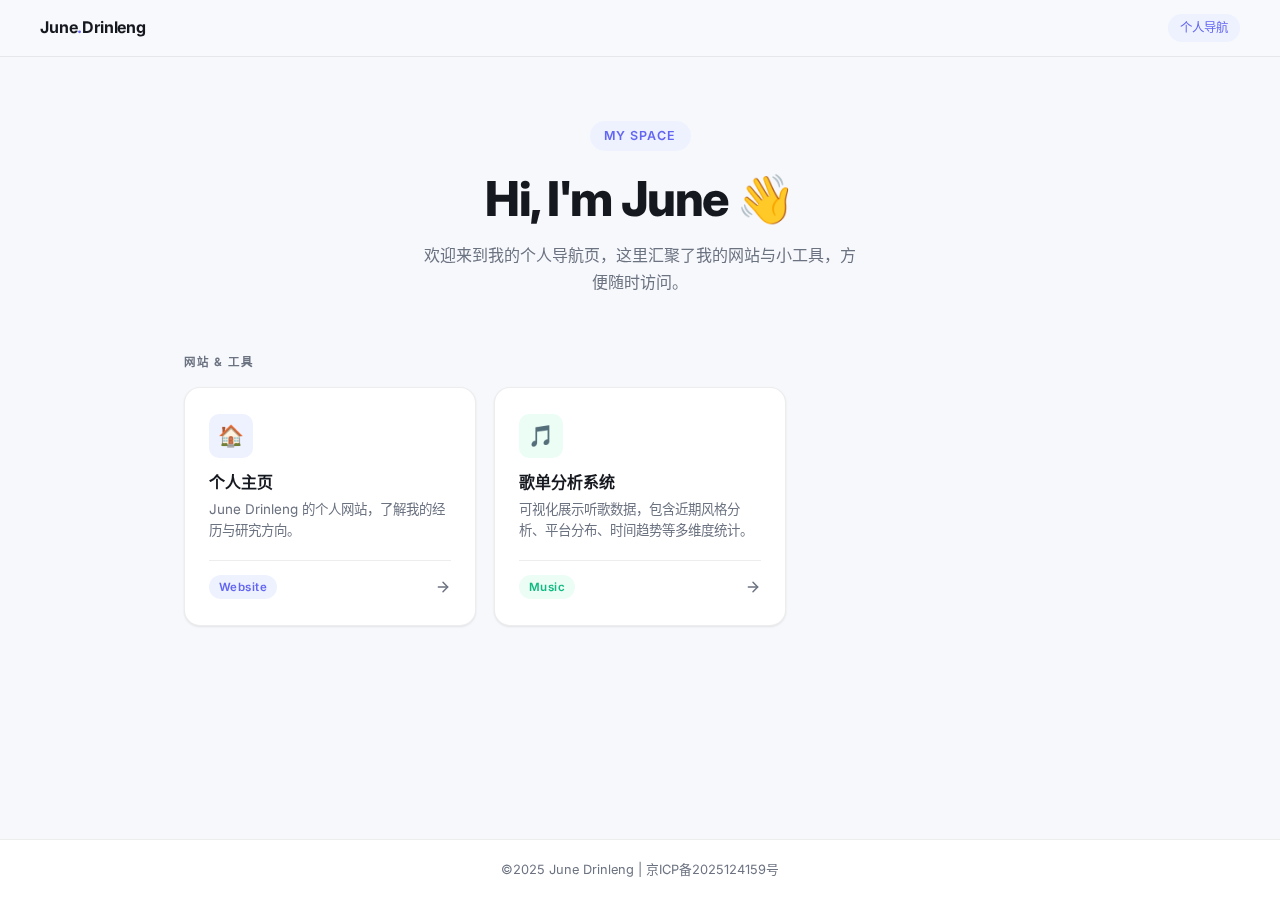
<file: nav/index.html>
<!DOCTYPE html>
<html lang="zh-CN">
  <head>
    <meta charset="utf-8" />
    <meta name="viewport" content="width=device-width, initial-scale=1" />
    <title>June Drinleng · 导航</title>
    <link rel="preconnect" href="https://fonts.googleapis.com" />
    <link rel="preconnect" href="https://fonts.gstatic.com" crossorigin />
    <link
      href="https://fonts.googleapis.com/css2?family=Inter:wght@400;500;600;700;800&display=swap"
      rel="stylesheet"
    />
    <link rel="stylesheet" href="./styles.css" />
    <link
      rel="icon"
      type="image/png"
      href="../assets/favicon.ico"
      sizes="32x32"
    />
    <script
      defer
      src="https://umami.junedrinleng.com/script.js"
      data-website-id="6b8456c6-57c8-4379-964e-12433d938243"
    ></script>
  </head>
  <body>
    <!-- 顶部导航 -->
    <header class="site-header">
      <span class="header-logo">June<span>.</span>Drinleng</span>
      <span class="header-tag">个人导航</span>
    </header>

    <main class="main">
      <!-- Hero -->
      <div class="hero">
        <span class="hero-eyebrow">My Space</span>
        <h1 class="hero-title">Hi, I'm June&nbsp;👋</h1>
        <p class="hero-sub">欢迎来到我的个人导航页，这里汇聚了我的网站与小工具，方便随时访问。</p>
      </div>

      <!-- 主站与工具 -->
      <p class="section-label">网站 & 工具</p>
      <div class="cards-grid">

        <!-- 主页 -->
        <a
          class="nav-card"
          href="https://junedrinleng.github.io/"
          target="_blank"
          rel="noopener noreferrer"
          style="--card-color:#6366f1;--card-color2:#8b5cf6;--card-icon-bg:#eef2ff;"
        >
          <div class="card-icon">🏠</div>
          <div class="card-title">个人主页</div>
          <div class="card-desc">June Drinleng 的个人网站，了解我的经历与研究方向。</div>
          <div class="card-footer">
            <span class="card-tag">Website</span>
            <span class="card-arrow">
              <svg width="16" height="16" viewBox="0 0 24 24" fill="none" stroke="currentColor" stroke-width="2.2" stroke-linecap="round" stroke-linejoin="round">
                <line x1="5" y1="12" x2="19" y2="12"></line>
                <polyline points="12 5 19 12 12 19"></polyline>
              </svg>
            </span>
          </div>
        </a>

        <!-- 歌单分析 -->
        <a
          class="nav-card"
          href="https://junedrinleng.github.io/playlist/"
          target="_blank"
          rel="noopener noreferrer"
          style="--card-color:#10b981;--card-color2:#06b6d4;--card-icon-bg:#ecfdf5;"
        >
          <div class="card-icon">🎵</div>
          <div class="card-title">歌单分析系统</div>
          <div class="card-desc">可视化展示听歌数据，包含近期风格分析、平台分布、时间趋势等多维度统计。</div>
          <div class="card-footer">
            <span class="card-tag" style="background:#ecfdf5;color:#10b981;">Music</span>
            <span class="card-arrow">
              <svg width="16" height="16" viewBox="0 0 24 24" fill="none" stroke="currentColor" stroke-width="2.2" stroke-linecap="round" stroke-linejoin="round">
                <line x1="5" y1="12" x2="19" y2="12"></line>
                <polyline points="12 5 19 12 12 19"></polyline>
              </svg>
            </span>
          </div>
        </a>

      </div>
    </main>

    <footer>
      <p>
        ©2025 June Drinleng |
        <a href="https://beian.miit.gov.cn/" target="_blank" rel="noopener noreferrer">京ICP备2025124159号</a>
      </p>
    </footer>
  </body>
</html>
</file>
<file: nav/styles.css>
/* ============================================
   导航主页 — 简约现代平面风格
   ============================================ */

:root {
  --bg: #f7f8fc;
  --surface: #ffffff;
  --border: rgba(0, 0, 0, 0.07);
  --text-primary: #16181f;
  --text-secondary: #6b7280;
  --accent: #6366f1;
  --accent2: #8b5cf6;
  --accent-light: #eef2ff;
  --green: #10b981;
  --green-light: #ecfdf5;
  --orange: #f59e0b;
  --orange-light: #fffbeb;
  --radius: 16px;
  --radius-sm: 10px;
  --shadow-sm: 0 1px 3px rgba(0,0,0,0.05), 0 1px 2px rgba(0,0,0,0.04);
  --shadow-md: 0 6px 24px rgba(0,0,0,0.08);
  --transition: 0.22s cubic-bezier(0.4, 0, 0.2, 1);
}

* { box-sizing: border-box; margin: 0; padding: 0; }
html { scroll-behavior: smooth; }

body {
  font-family: 'Inter', -apple-system, BlinkMacSystemFont, 'Segoe UI', Roboto, sans-serif;
  background: var(--bg);
  color: var(--text-primary);
  line-height: 1.6;
  -webkit-font-smoothing: antialiased;
  min-height: 100vh;
  display: flex;
  flex-direction: column;
}

/* ---- 顶部导航栏 ---- */
.site-header {
  position: sticky;
  top: 0;
  z-index: 100;
  background: rgba(247, 248, 252, 0.88);
  backdrop-filter: saturate(180%) blur(20px);
  -webkit-backdrop-filter: saturate(180%) blur(20px);
  border-bottom: 1px solid var(--border);
  padding: 14px 40px;
  display: flex;
  align-items: center;
  justify-content: space-between;
}

.header-logo {
  font-size: 1rem;
  font-weight: 700;
  color: var(--text-primary);
  letter-spacing: -0.01em;
}
.header-logo span {
  color: var(--accent);
}

.header-tag {
  font-size: 0.78rem;
  font-weight: 500;
  color: var(--text-secondary);
  background: var(--accent-light);
  color: var(--accent);
  padding: 4px 12px;
  border-radius: 99px;
}

/* ---- 主内容 ---- */
.main {
  flex: 1;
  max-width: 960px;
  margin: 0 auto;
  padding: 64px 24px 80px;
  width: 100%;
}

/* ---- Hero ---- */
.hero {
  text-align: center;
  margin-bottom: 56px;
  animation: fadeUp 0.5s ease both;
}

.hero-eyebrow {
  display: inline-block;
  font-size: 0.78rem;
  font-weight: 600;
  letter-spacing: 0.08em;
  text-transform: uppercase;
  color: var(--accent);
  background: var(--accent-light);
  padding: 5px 14px;
  border-radius: 99px;
  margin-bottom: 20px;
}

.hero-title {
  font-size: clamp(2rem, 5vw, 3rem);
  font-weight: 800;
  letter-spacing: -0.03em;
  color: var(--text-primary);
  line-height: 1.15;
  margin-bottom: 16px;
}

.hero-sub {
  font-size: 1rem;
  color: var(--text-secondary);
  max-width: 440px;
  margin: 0 auto;
  line-height: 1.7;
}

/* ---- 分区标题 ---- */
.section-label {
  font-size: 0.72rem;
  font-weight: 700;
  letter-spacing: 0.1em;
  text-transform: uppercase;
  color: var(--text-secondary);
  margin-bottom: 16px;
}

/* ---- 链接卡片网格 ---- */
.cards-grid {
  display: grid;
  grid-template-columns: repeat(auto-fill, minmax(280px, 1fr));
  gap: 18px;
  animation: fadeUp 0.5s 0.1s ease both;
}

.nav-card {
  display: flex;
  flex-direction: column;
  background: var(--surface);
  border: 1px solid var(--border);
  border-radius: var(--radius);
  padding: 26px 24px;
  text-decoration: none;
  color: inherit;
  box-shadow: var(--shadow-sm);
  transition: transform var(--transition), box-shadow var(--transition), border-color var(--transition);
  position: relative;
  overflow: hidden;
}

.nav-card::before {
  content: '';
  position: absolute;
  top: 0;
  left: 0;
  right: 0;
  height: 3px;
  background: linear-gradient(90deg, var(--card-color, var(--accent)), var(--card-color2, var(--accent2)));
  opacity: 0;
  transition: opacity var(--transition);
}

.nav-card:hover {
  transform: translateY(-3px);
  box-shadow: var(--shadow-md);
  border-color: rgba(0,0,0,0.1);
}
.nav-card:hover::before { opacity: 1; }

.card-icon {
  width: 44px;
  height: 44px;
  border-radius: var(--radius-sm);
  display: flex;
  align-items: center;
  justify-content: center;
  font-size: 1.3rem;
  margin-bottom: 14px;
  background: var(--card-icon-bg, var(--accent-light));
}

.card-title {
  font-size: 1rem;
  font-weight: 700;
  color: var(--text-primary);
  margin-bottom: 6px;
  line-height: 1.3;
}

.card-desc {
  font-size: 0.84rem;
  color: var(--text-secondary);
  flex: 1;
  line-height: 1.6;
}

.card-footer {
  display: flex;
  align-items: center;
  justify-content: space-between;
  margin-top: 18px;
  padding-top: 14px;
  border-top: 1px solid var(--border);
}

.card-tag {
  font-size: 0.72rem;
  font-weight: 600;
  letter-spacing: 0.04em;
  padding: 3px 10px;
  border-radius: 99px;
  background: var(--card-icon-bg, var(--accent-light));
  color: var(--card-color, var(--accent));
}

.card-arrow {
  display: flex;
  align-items: center;
  color: var(--text-secondary);
  transition: transform var(--transition), color var(--transition);
}
.nav-card:hover .card-arrow {
  transform: translateX(4px);
  color: var(--card-color, var(--accent));
}

/* ---- 分隔线 ---- */
.divider {
  border: none;
  border-top: 1px solid var(--border);
  margin: 40px 0 32px;
}

/* ---- 页脚 ---- */
footer {
  text-align: center;
  font-size: 0.8rem;
  color: var(--text-secondary);
  padding: 20px 16px;
  border-top: 1px solid var(--border);
  background: var(--surface);
}
footer a {
  color: var(--text-secondary);
  text-decoration: none;
  transition: color 0.2s;
}
footer a:hover { color: var(--accent); }

/* ---- 动画 ---- */
@keyframes fadeUp {
  from { opacity: 0; transform: translateY(18px); }
  to   { opacity: 1; transform: none; }
}

/* ---- 响应式 ---- */
@media (max-width: 640px) {
  .site-header { padding: 12px 20px; }
  .main { padding: 40px 16px 60px; }
  .hero { margin-bottom: 36px; }
  .hero-title { font-size: 1.8rem; }
  .cards-grid { grid-template-columns: 1fr; }
}
</file>
